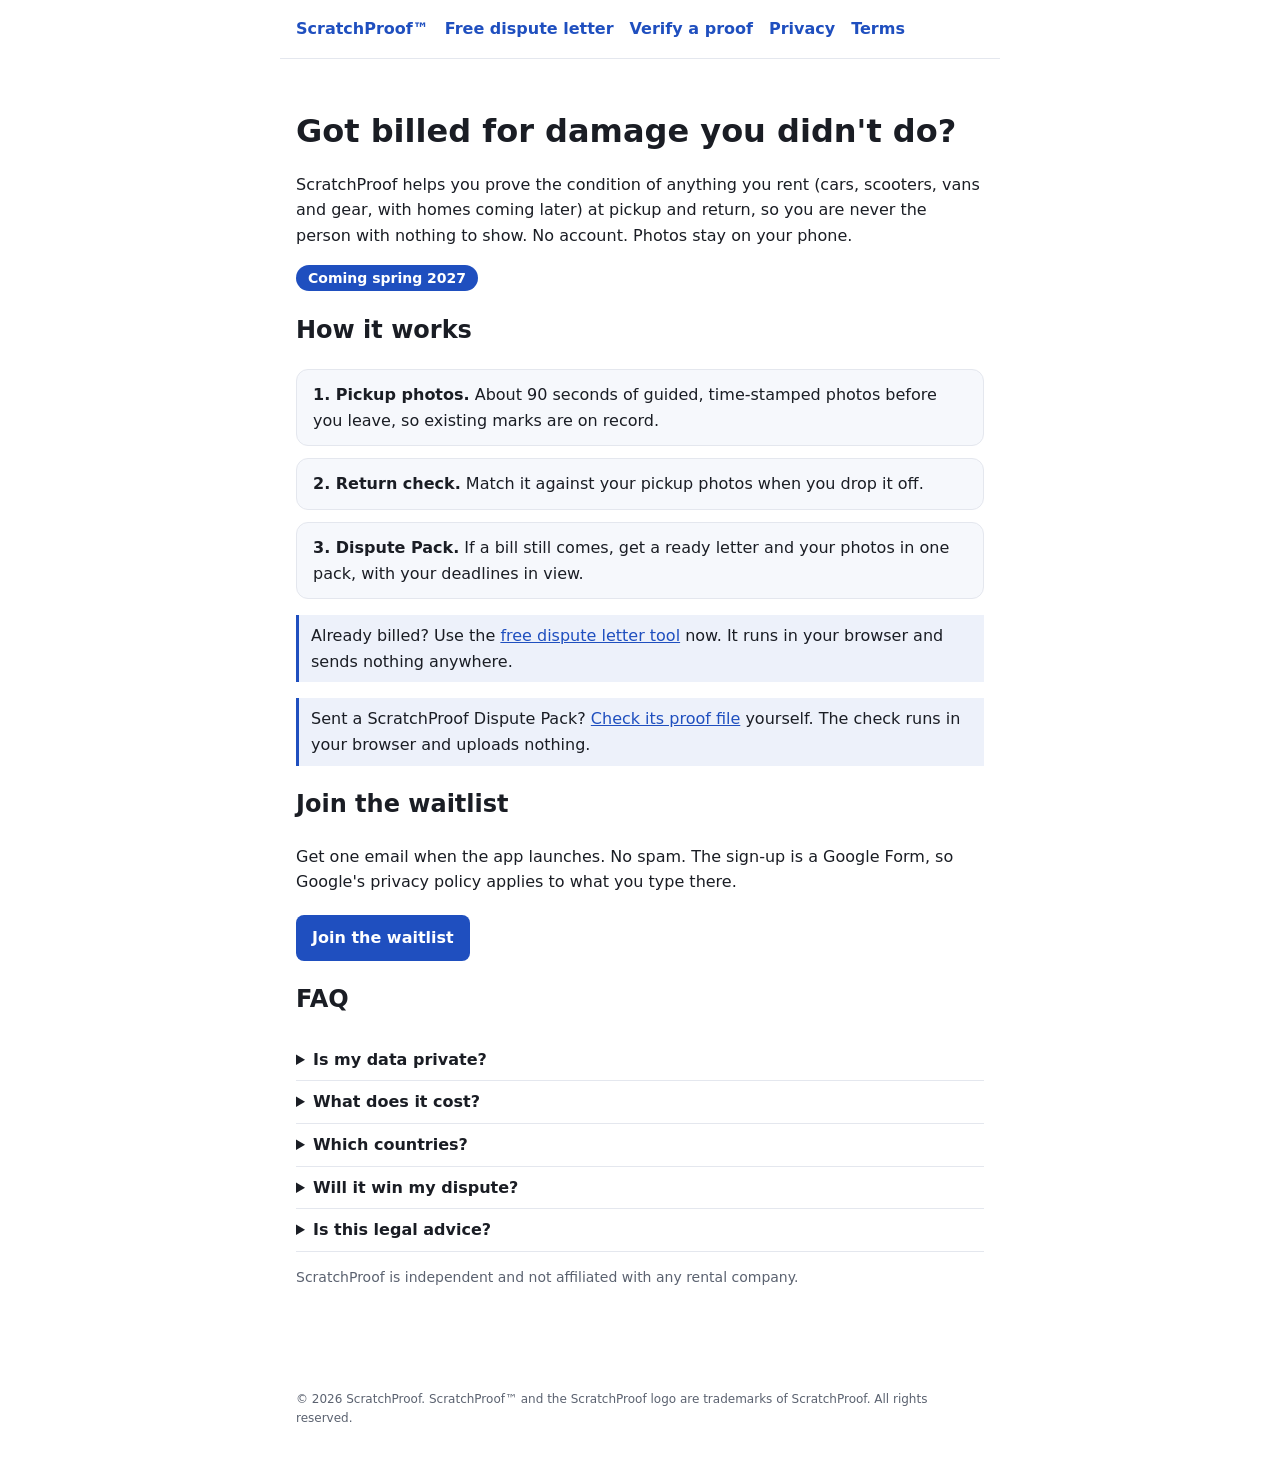
<file: index.html>
<!doctype html><html lang="en"><head><meta charset="utf-8"><meta name="viewport" content="width=device-width,initial-scale=1"><meta http-equiv="Content-Security-Policy" content="default-src 'none'; script-src 'self'; style-src 'self'; img-src 'self'; connect-src 'none'; form-action 'none'; base-uri 'none'"><title>ScratchProof</title><link rel="stylesheet" href="style.css"><link rel="icon" href="favicon.ico" sizes="48x48"><link rel="icon" href="favicon.svg" type="image/svg+xml"><link rel="apple-touch-icon" href="apple-touch-icon.png"></head><body>
<nav><a href="index.html">ScratchProof™</a><a href="dispute-letter.html">Free dispute letter</a><a href="verify.html">Verify a proof</a><a href="privacy.html">Privacy</a><a href="terms.html">Terms</a></nav><main>
<h1>Got billed for damage you didn't do?</h1>
<p>ScratchProof helps you prove the condition of anything you rent (cars, scooters, vans and gear, with homes coming later) at pickup and return, so you are never the person with nothing to show. No account. Photos stay on your phone.</p>
<p><span class="badge">Coming spring 2027</span></p>
<h2>How it works</h2>
<ol class="steps">
<li><strong>1. Pickup photos.</strong> About 90 seconds of guided, time-stamped photos before you leave, so existing marks are on record.</li>
<li><strong>2. Return check.</strong> Match it against your pickup photos when you drop it off.</li>
<li><strong>3. Dispute Pack.</strong> If a bill still comes, get a ready letter and your photos in one pack, with your deadlines in view.</li></ol>
<p class="note">Already billed? Use the <a href="dispute-letter.html">free dispute letter tool</a> now. It runs in your browser and sends nothing anywhere.</p>
<p class="note">Sent a ScratchProof Dispute Pack? <a href="verify.html">Check its proof file</a> yourself. The check runs in your browser and uploads nothing.</p>
<h2>Join the waitlist</h2>
<p>Get one email when the app launches. No spam. The sign-up is a Google Form, so Google's privacy policy applies to what you type there.</p>
<p><a class="btn" href="https://forms.gle/NnTyar7YSfQTSBLS7" target="_blank" rel="noopener noreferrer">Join the waitlist</a></p>
<h2>FAQ</h2>
<details><summary>Is my data private?</summary>Photos are stored on your device. There is no account and nothing is uploaded unless you choose to share it.</details>
<details><summary>What does it cost?</summary>Capture is free and unlimited. The Dispute Pack is a paid extra, priced when we launch and shown before you tap.</details>
<details><summary>Which countries?</summary>US first, then UK and EU.</details>
<details><summary>Will it win my dispute?</summary>No promise. It gives you dated evidence and a firm, polite letter. Rental companies decide for themselves.</details>
<details><summary>Is this legal advice?</summary>No. It is a general information tool.</details>
<p class="muted">ScratchProof is independent and not affiliated with any rental company.</p>
</main><footer class="legal">© 2026 ScratchProof. ScratchProof™ and the ScratchProof logo are trademarks of ScratchProof. All rights reserved.</footer></body></html>
</file>
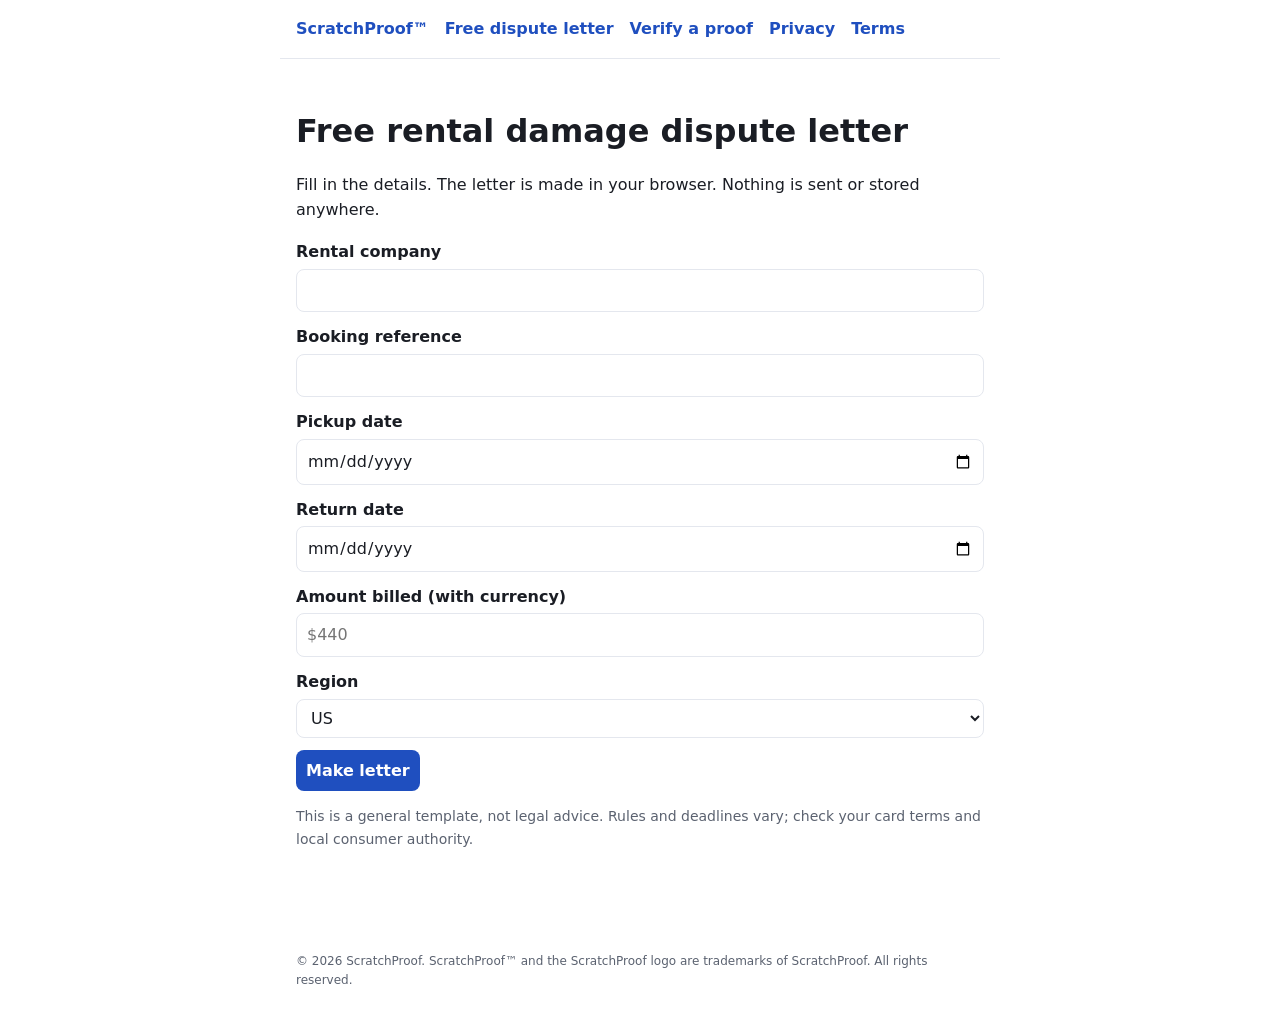
<file: dispute-letter.html>
<!doctype html><html lang="en"><head><meta charset="utf-8"><meta name="viewport" content="width=device-width,initial-scale=1"><meta http-equiv="Content-Security-Policy" content="default-src 'none'; script-src 'self'; style-src 'self'; img-src 'self'; connect-src 'none'; form-action 'none'; base-uri 'none'"><title>Free dispute letter - ScratchProof</title><link rel="stylesheet" href="style.css"><link rel="icon" href="favicon.ico" sizes="48x48"><link rel="icon" href="favicon.svg" type="image/svg+xml"><link rel="apple-touch-icon" href="apple-touch-icon.png"></head><body>
<nav><a href="index.html">ScratchProof™</a><a href="dispute-letter.html">Free dispute letter</a><a href="verify.html">Verify a proof</a><a href="privacy.html">Privacy</a><a href="terms.html">Terms</a></nav><main>
<h1>Free rental damage dispute letter</h1>
<p>Fill in the details. The letter is made in your browser. Nothing is sent or stored anywhere.</p>
<form id="f"><label for="company">Rental company</label><input id="company" required>
<label for="bookingRef">Booking reference</label><input id="bookingRef" required>
<label for="pickupDate">Pickup date</label><input id="pickupDate" type="date" required>
<label for="returnDate">Return date</label><input id="returnDate" type="date" required>
<label for="amount">Amount billed (with currency)</label><input id="amount" placeholder="$440" required>
<label for="region">Region</label><select id="region"><option value="US">US</option><option value="UK">UK</option><option value="EU">EU</option></select>
<button type="submit">Make letter</button></form>
<p id="err" class="note" hidden></p>
<div id="out" hidden><label for="letter">Your letter</label><textarea id="letter" readonly></textarea>
<button id="copy" type="button">Copy</button><button id="dl" type="button">Download .txt</button></div>
<p class="muted">This is a general template, not legal advice. Rules and deadlines vary; check your card terms and local consumer authority.</p>
<script src="letter.js"></script>
<script src="dispute-letter.js"></script></main><footer class="legal">© 2026 ScratchProof. ScratchProof™ and the ScratchProof logo are trademarks of ScratchProof. All rights reserved.</footer></body></html>
</file>
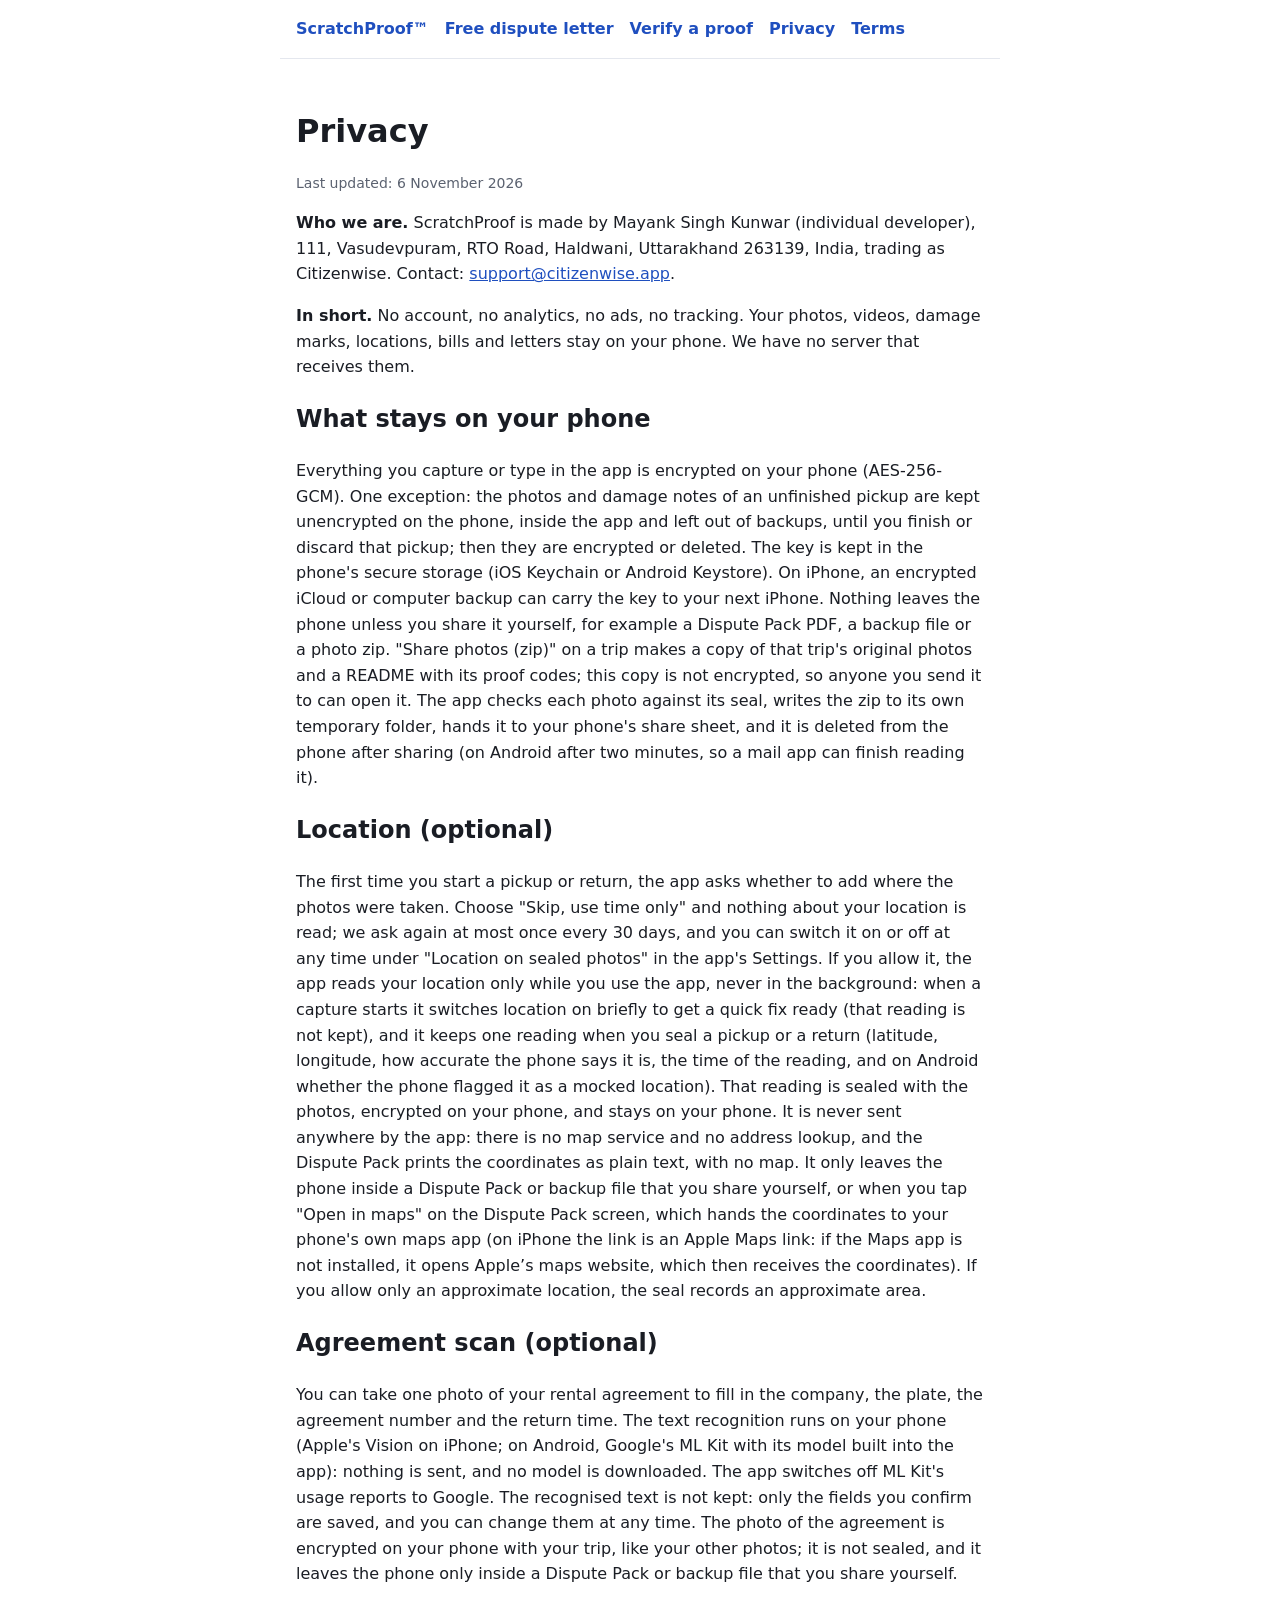
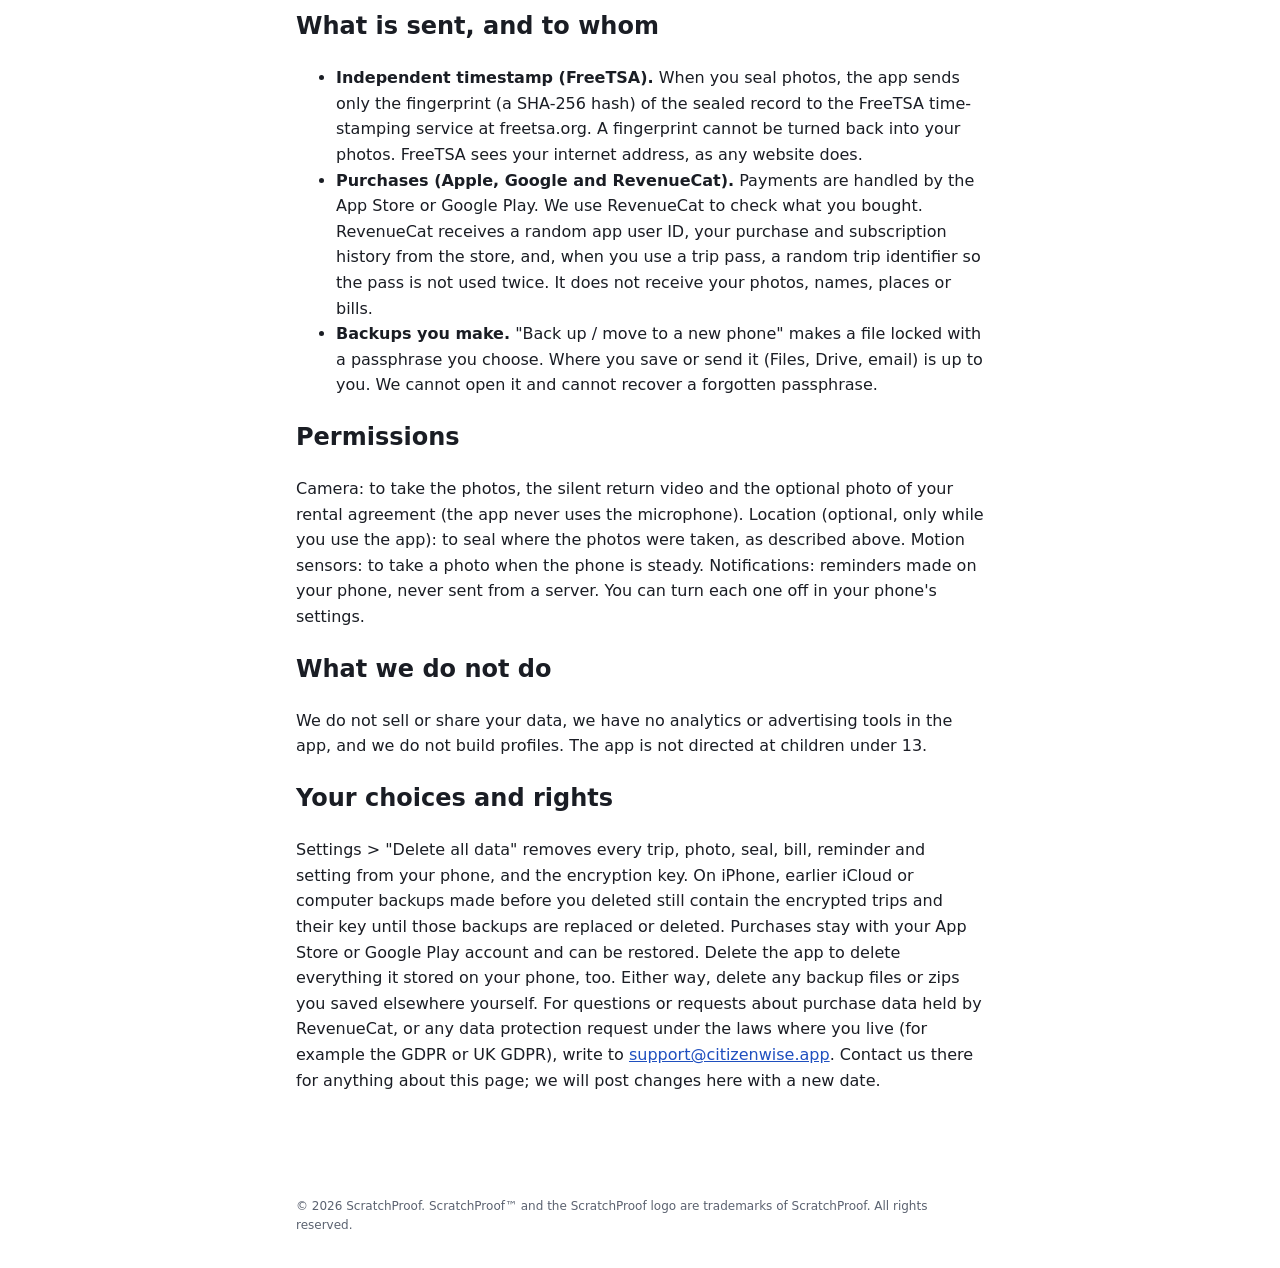
<file: privacy.html>
<!doctype html><html lang="en"><head><meta charset="utf-8"><meta name="viewport" content="width=device-width,initial-scale=1"><meta http-equiv="Content-Security-Policy" content="default-src 'none'; script-src 'self'; style-src 'self'; img-src 'self'; connect-src 'none'; form-action 'none'; base-uri 'none'"><title>Privacy - ScratchProof</title><link rel="stylesheet" href="style.css"><link rel="icon" href="favicon.ico" sizes="48x48"><link rel="icon" href="favicon.svg" type="image/svg+xml"><link rel="apple-touch-icon" href="apple-touch-icon.png"></head><body>
<nav><a href="index.html">ScratchProof™</a><a href="dispute-letter.html">Free dispute letter</a><a href="verify.html">Verify a proof</a><a href="privacy.html">Privacy</a><a href="terms.html">Terms</a></nav><main>
<h1>Privacy</h1>
<p class="muted">Last updated: 6 November 2026</p>
<p><b>Who we are.</b> ScratchProof is made by Mayank Singh Kunwar (individual developer), 111, Vasudevpuram, RTO Road, Haldwani, Uttarakhand 263139, India, trading as Citizenwise. Contact: <a href="mailto:support@citizenwise.app">support@citizenwise.app</a>.</p>
<p><b>In short.</b> No account, no analytics, no ads, no tracking. Your photos, videos, damage marks, locations, bills and letters stay on your phone. We have no server that receives them.</p>
<h2>What stays on your phone</h2>
<p>Everything you capture or type in the app is encrypted on your phone (AES-256-GCM). One exception: the photos and damage notes of an unfinished pickup are kept unencrypted on the phone, inside the app and left out of backups, until you finish or discard that pickup; then they are encrypted or deleted. The key is kept in the phone's secure storage (iOS Keychain or Android Keystore). On iPhone, an encrypted iCloud or computer backup can carry the key to your next iPhone. Nothing leaves the phone unless you share it yourself, for example a Dispute Pack PDF, a backup file or a photo zip. "Share photos (zip)" on a trip makes a copy of that trip's original photos and a README with its proof codes; this copy is not encrypted, so anyone you send it to can open it. The app checks each photo against its seal, writes the zip to its own temporary folder, hands it to your phone's share sheet, and it is deleted from the phone after sharing (on Android after two minutes, so a mail app can finish reading it).</p>
<h2>Location (optional)</h2>
<p>The first time you start a pickup or return, the app asks whether to add where the photos were taken. Choose "Skip, use time only" and nothing about your location is read; we ask again at most once every 30 days, and you can switch it on or off at any time under "Location on sealed photos" in the app's Settings. If you allow it, the app reads your location only while you use the app, never in the background: when a capture starts it switches location on briefly to get a quick fix ready (that reading is not kept), and it keeps one reading when you seal a pickup or a return (latitude, longitude, how accurate the phone says it is, the time of the reading, and on Android whether the phone flagged it as a mocked location). That reading is sealed with the photos, encrypted on your phone, and stays on your phone. It is never sent anywhere by the app: there is no map service and no address lookup, and the Dispute Pack prints the coordinates as plain text, with no map. It only leaves the phone inside a Dispute Pack or backup file that you share yourself, or when you tap "Open in maps" on the Dispute Pack screen, which hands the coordinates to your phone's own maps app (on iPhone the link is an Apple Maps link: if the Maps app is not installed, it opens Apple’s maps website, which then receives the coordinates). If you allow only an approximate location, the seal records an approximate area.</p>
<h2>Agreement scan (optional)</h2>
<p>You can take one photo of your rental agreement to fill in the company, the plate, the agreement number and the return time. The text recognition runs on your phone (Apple's Vision on iPhone; on Android, Google's ML Kit with its model built into the app): nothing is sent, and no model is downloaded. The app switches off ML Kit's usage reports to Google. The recognised text is not kept: only the fields you confirm are saved, and you can change them at any time. The photo of the agreement is encrypted on your phone with your trip, like your other photos; it is not sealed, and it leaves the phone only inside a Dispute Pack or backup file that you share yourself.</p>
<h2>What is sent, and to whom</h2>
<ul>
<li><b>Independent timestamp (FreeTSA).</b> When you seal photos, the app sends only the fingerprint (a SHA-256 hash) of the sealed record to the FreeTSA time-stamping service at freetsa.org. A fingerprint cannot be turned back into your photos. FreeTSA sees your internet address, as any website does.</li>
<li><b>Purchases (Apple, Google and RevenueCat).</b> Payments are handled by the App Store or Google Play. We use RevenueCat to check what you bought. RevenueCat receives a random app user ID, your purchase and subscription history from the store, and, when you use a trip pass, a random trip identifier so the pass is not used twice. It does not receive your photos, names, places or bills.</li>
<li><b>Backups you make.</b> "Back up / move to a new phone" makes a file locked with a passphrase you choose. Where you save or send it (Files, Drive, email) is up to you. We cannot open it and cannot recover a forgotten passphrase.</li>
</ul>
<h2>Permissions</h2>
<p>Camera: to take the photos, the silent return video and the optional photo of your rental agreement (the app never uses the microphone). Location (optional, only while you use the app): to seal where the photos were taken, as described above. Motion sensors: to take a photo when the phone is steady. Notifications: reminders made on your phone, never sent from a server. You can turn each one off in your phone's settings.</p>
<h2>What we do not do</h2>
<p>We do not sell or share your data, we have no analytics or advertising tools in the app, and we do not build profiles. The app is not directed at children under 13.</p>
<h2>Your choices and rights</h2>
<p>Settings &gt; "Delete all data" removes every trip, photo, seal, bill, reminder and setting from your phone, and the encryption key. On iPhone, earlier iCloud or computer backups made before you deleted still contain the encrypted trips and their key until those backups are replaced or deleted. Purchases stay with your App Store or Google Play account and can be restored. Delete the app to delete everything it stored on your phone, too. Either way, delete any backup files or zips you saved elsewhere yourself. For questions or requests about purchase data held by RevenueCat, or any data protection request under the laws where you live (for example the GDPR or UK GDPR), write to <a href="mailto:support@citizenwise.app">support@citizenwise.app</a>. Contact us there for anything about this page; we will post changes here with a new date.</p>
</main><footer class="legal">© 2026 ScratchProof. ScratchProof™ and the ScratchProof logo are trademarks of ScratchProof. All rights reserved.</footer></body></html>
</file>
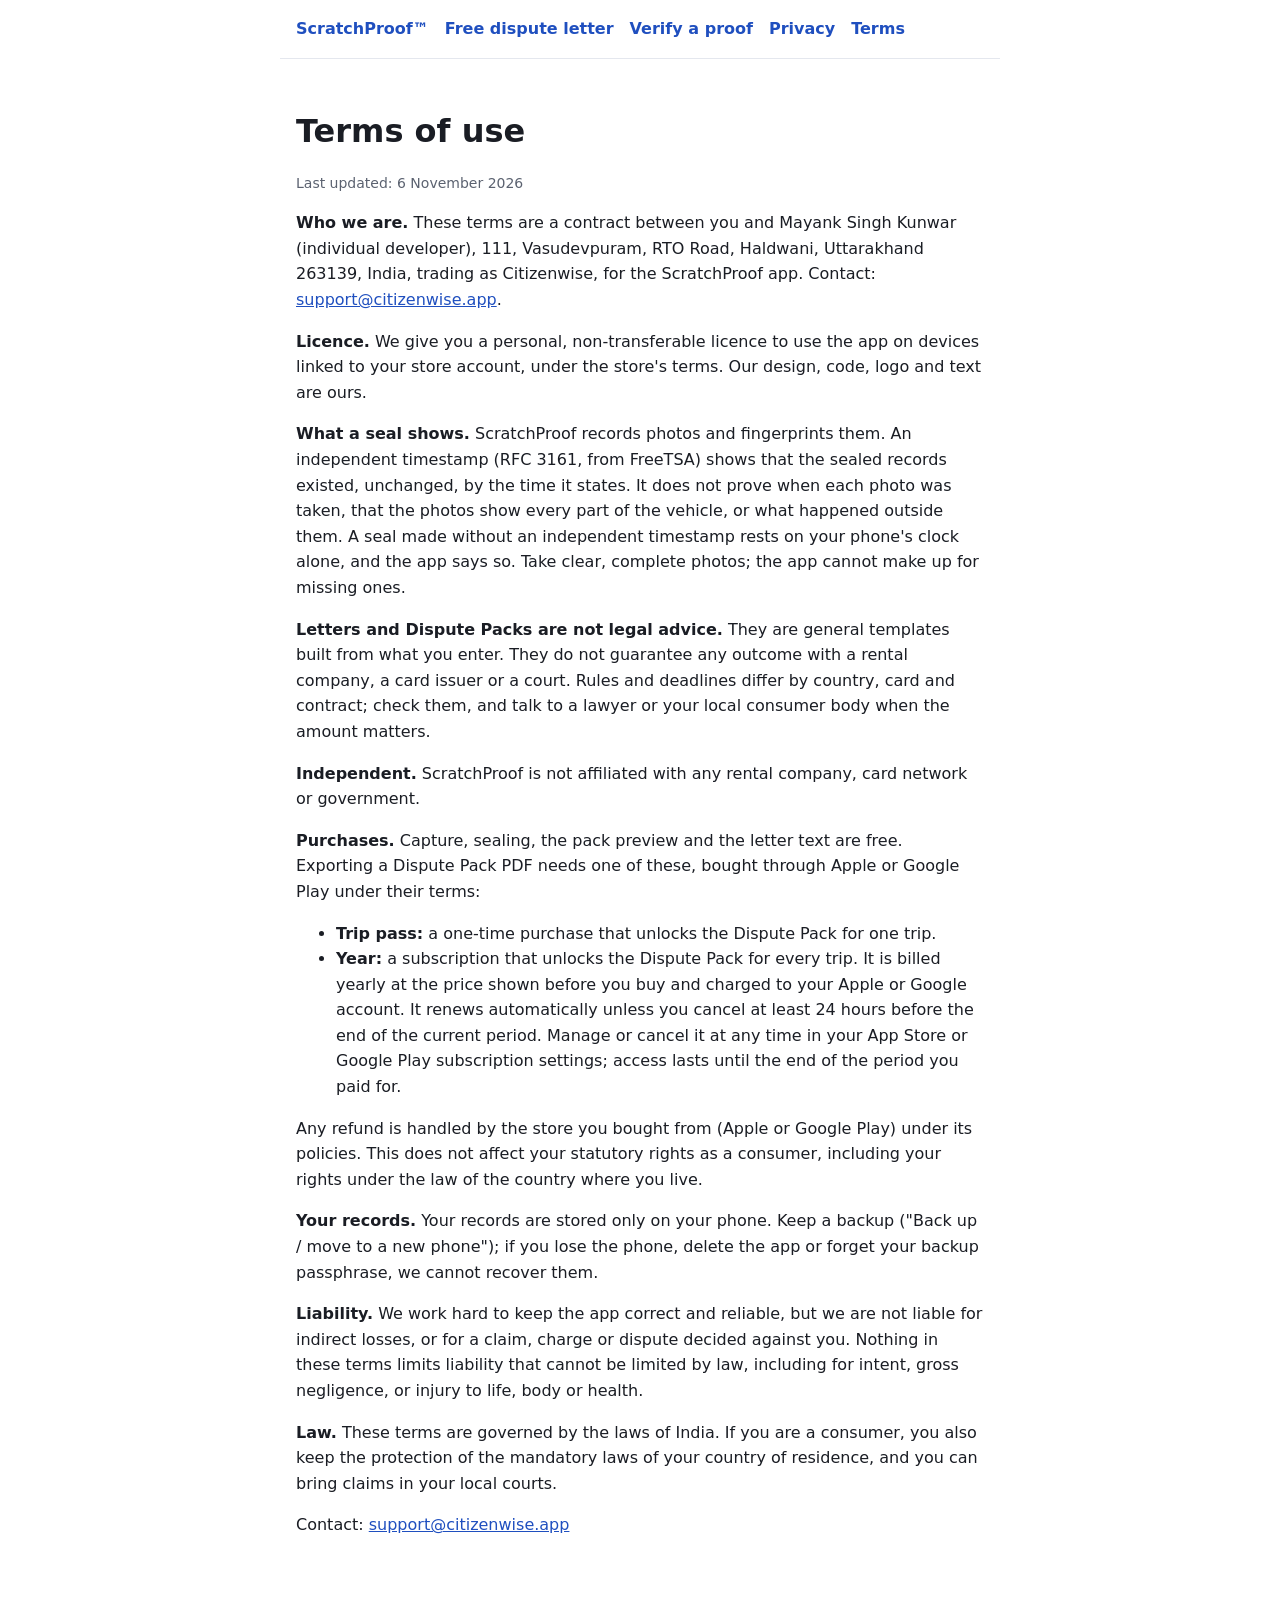
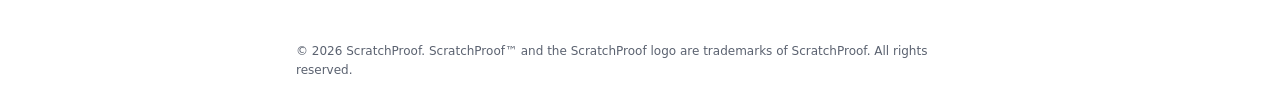
<file: terms.html>
<!doctype html><html lang="en"><head><meta charset="utf-8"><meta name="viewport" content="width=device-width,initial-scale=1"><meta http-equiv="Content-Security-Policy" content="default-src 'none'; script-src 'self'; style-src 'self'; img-src 'self'; connect-src 'none'; form-action 'none'; base-uri 'none'"><title>Terms - ScratchProof</title><link rel="stylesheet" href="style.css"><link rel="icon" href="favicon.ico" sizes="48x48"><link rel="icon" href="favicon.svg" type="image/svg+xml"><link rel="apple-touch-icon" href="apple-touch-icon.png"></head><body>
<nav><a href="index.html">ScratchProof™</a><a href="dispute-letter.html">Free dispute letter</a><a href="verify.html">Verify a proof</a><a href="privacy.html">Privacy</a><a href="terms.html">Terms</a></nav><main>
<h1>Terms of use</h1>
<p class="muted">Last updated: 6 November 2026</p>
<p><b>Who we are.</b> These terms are a contract between you and Mayank Singh Kunwar (individual developer), 111, Vasudevpuram, RTO Road, Haldwani, Uttarakhand 263139, India, trading as Citizenwise, for the ScratchProof app. Contact: <a href="mailto:support@citizenwise.app">support@citizenwise.app</a>.</p>
<p><b>Licence.</b> We give you a personal, non-transferable licence to use the app on devices linked to your store account, under the store's terms. Our design, code, logo and text are ours.</p>
<p><b>What a seal shows.</b> ScratchProof records photos and fingerprints them. An independent timestamp (RFC 3161, from FreeTSA) shows that the sealed records existed, unchanged, by the time it states. It does not prove when each photo was taken, that the photos show every part of the vehicle, or what happened outside them. A seal made without an independent timestamp rests on your phone's clock alone, and the app says so. Take clear, complete photos; the app cannot make up for missing ones.</p>
<p><b>Letters and Dispute Packs are not legal advice.</b> They are general templates built from what you enter. They do not guarantee any outcome with a rental company, a card issuer or a court. Rules and deadlines differ by country, card and contract; check them, and talk to a lawyer or your local consumer body when the amount matters.</p>
<p><b>Independent.</b> ScratchProof is not affiliated with any rental company, card network or government.</p>
<p><b>Purchases.</b> Capture, sealing, the pack preview and the letter text are free. Exporting a Dispute Pack PDF needs one of these, bought through Apple or Google Play under their terms:</p>
<ul>
<li><b>Trip pass:</b> a one-time purchase that unlocks the Dispute Pack for one trip.</li>
<li><b>Year:</b> a subscription that unlocks the Dispute Pack for every trip. It is billed yearly at the price shown before you buy and charged to your Apple or Google account. It renews automatically unless you cancel at least 24 hours before the end of the current period. Manage or cancel it at any time in your App Store or Google Play subscription settings; access lasts until the end of the period you paid for.</li>
</ul>
<p>Any refund is handled by the store you bought from (Apple or Google Play) under its policies. This does not affect your statutory rights as a consumer, including your rights under the law of the country where you live.</p>
<p><b>Your records.</b> Your records are stored only on your phone. Keep a backup ("Back up / move to a new phone"); if you lose the phone, delete the app or forget your backup passphrase, we cannot recover them.</p>
<p><b>Liability.</b> We work hard to keep the app correct and reliable, but we are not liable for indirect losses, or for a claim, charge or dispute decided against you. Nothing in these terms limits liability that cannot be limited by law, including for intent, gross negligence, or injury to life, body or health.</p>
<p><b>Law.</b> These terms are governed by the laws of India. If you are a consumer, you also keep the protection of the mandatory laws of your country of residence, and you can bring claims in your local courts.</p>
<p>Contact: <a href="mailto:support@citizenwise.app">support@citizenwise.app</a></p>
</main><footer class="legal">© 2026 ScratchProof. ScratchProof™ and the ScratchProof logo are trademarks of ScratchProof. All rights reserved.</footer></body></html>
</file>
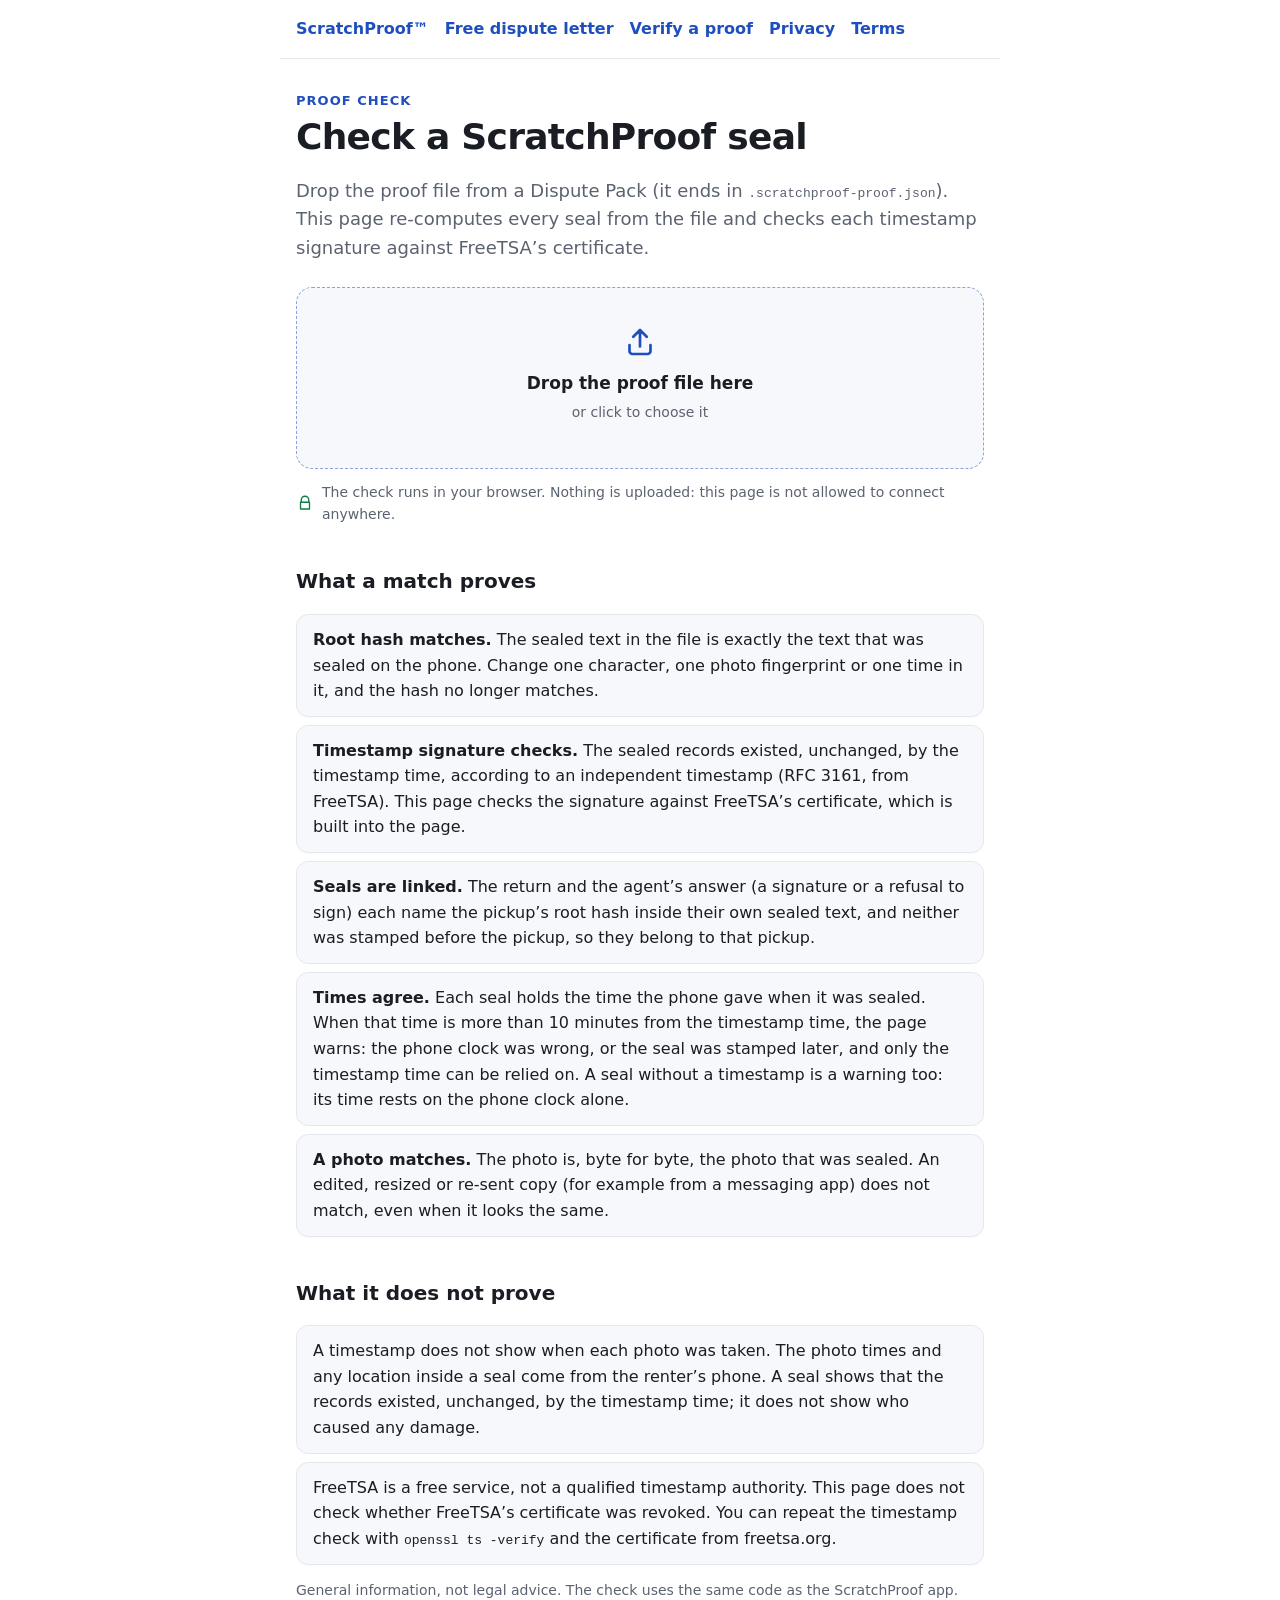
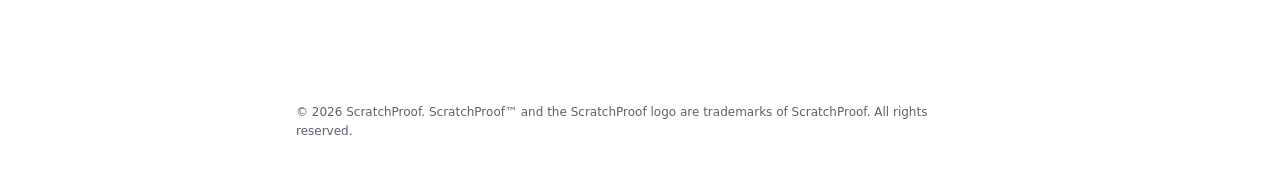
<file: verify.html>
<!doctype html><html lang="en"><head><meta charset="utf-8"><meta name="viewport" content="width=device-width,initial-scale=1"><meta http-equiv="Content-Security-Policy" content="default-src 'none'; script-src 'self'; style-src 'self'; img-src 'self'; connect-src 'none'; form-action 'none'; base-uri 'none'"><meta name="referrer" content="no-referrer"><title>Verify a proof file - ScratchProof</title><meta name="description" content="Check a ScratchProof proof file in your browser: re-compute each seal's root hash and check its FreeTSA timestamp signature. Nothing is uploaded."><link rel="stylesheet" href="style.css"><link rel="icon" href="favicon.ico" sizes="48x48"><link rel="icon" href="favicon.svg" type="image/svg+xml"><link rel="apple-touch-icon" href="apple-touch-icon.png"></head><body>
<nav><a href="index.html">ScratchProof™</a><a href="dispute-letter.html">Free dispute letter</a><a href="verify.html">Verify a proof</a><a href="privacy.html">Privacy</a><a href="terms.html">Terms</a></nav><main class="verify">
<p class="eyebrow">Proof check</p>
<h1>Check a ScratchProof seal</h1>
<p class="lead">Drop the proof file from a Dispute Pack (it ends in <span class="mono">.scratchproof-proof.json</span>). This page re-computes every seal from the file and checks each timestamp signature against FreeTSA’s certificate.</p>
<label class="drop" id="drop" for="file"><input id="file" type="file" accept=".json,application/json">
<svg class="drop-icon" viewBox="0 0 24 24" aria-hidden="true"><path d="M12 15V4m0 0L7.5 8.5M12 4l4.5 4.5M5 14v4a2 2 0 0 0 2 2h10a2 2 0 0 0 2-2v-4" fill="none" stroke="currentColor" stroke-width="1.8" stroke-linecap="round" stroke-linejoin="round"/></svg>
<strong>Drop the proof file here</strong><span>or click to choose it</span><span class="file-name mono" id="file-name"></span></label>
<p class="private"><svg viewBox="0 0 24 24" aria-hidden="true"><path d="M7 11V8a5 5 0 0 1 10 0v3M6 11h12v9H6z" fill="none" stroke="currentColor" stroke-width="1.8" stroke-linejoin="round"/></svg><span>The check runs in your browser. Nothing is uploaded: this page is not allowed to connect anywhere.</span></p>
<p id="err" class="note is-bad" role="alert" hidden></p>
<section id="result" hidden aria-live="polite">
<div id="verdict" class="verdict"></div>
<div id="seals"></div>
<div id="links" class="card"></div>
<div id="photos-card" class="card">
<h3>Optional: check the original photos</h3>
<p class="muted">Drop the original photos from the renter’s phone. Each one is fingerprinted (SHA-256) on this device and ticked off against the sealed list. They are not uploaded.</p>
<label class="drop drop-small" id="photo-drop" for="photos"><input id="photos" type="file" multiple accept="image/*,video/*"><strong>Drop photos here</strong><span>or click to choose them</span></label>
<p class="sub" id="photo-count"></p>
<div id="unmatched"></div>
</div>
</section>
<h2>What a match proves</h2>
<div class="explain">
<p><strong>Root hash matches.</strong> The sealed text in the file is exactly the text that was sealed on the phone. Change one character, one photo fingerprint or one time in it, and the hash no longer matches.</p>
<p><strong>Timestamp signature checks.</strong> The sealed records existed, unchanged, by the timestamp time, according to an independent timestamp (RFC 3161, from FreeTSA). This page checks the signature against FreeTSA’s certificate, which is built into the page.</p>
<p><strong>Seals are linked.</strong> The return and the agent’s answer (a signature or a refusal to sign) each name the pickup’s root hash inside their own sealed text, and neither was stamped before the pickup, so they belong to that pickup.</p>
<p><strong>Times agree.</strong> Each seal holds the time the phone gave when it was sealed. When that time is more than 10 minutes from the timestamp time, the page warns: the phone clock was wrong, or the seal was stamped later, and only the timestamp time can be relied on. A seal without a timestamp is a warning too: its time rests on the phone clock alone.</p>
<p><strong>A photo matches.</strong> The photo is, byte for byte, the photo that was sealed. An edited, resized or re-sent copy (for example from a messaging app) does not match, even when it looks the same.</p>
</div>
<h2>What it does not prove</h2>
<div class="explain">
<p>A timestamp does not show when each photo was taken. The photo times and any location inside a seal come from the renter’s phone. A seal shows that the records existed, unchanged, by the timestamp time; it does not show who caused any damage.</p>
<p>FreeTSA is a free service, not a qualified timestamp authority. This page does not check whether FreeTSA’s certificate was revoked. You can repeat the timestamp check with <span class="mono">openssl ts -verify</span> and the certificate from freetsa.org.</p>
</div>
<p class="muted">General information, not legal advice. The check uses the same code as the ScratchProof app.</p>
<script src="verify-lib.js"></script>
<script src="verify.js"></script>
</main><footer class="legal">© 2026 ScratchProof. ScratchProof™ and the ScratchProof logo are trademarks of ScratchProof. All rights reserved.</footer></body></html>
</file>
<file: style.css>
:root{--bg:#fff;--fg:#1a1d24;--muted:#5b6270;--accent:#1f4fbf;--line:#e4e7ee;--card:#f6f8fc}
@media (prefers-color-scheme:dark){:root{--bg:#111318;--fg:#eceef3;--muted:#a3aab8;--accent:#7ea2ff;--line:#262a33;--card:#181b22}}
*{box-sizing:border-box}body{margin:0;background:var(--bg);color:var(--fg);font:16px/1.6 system-ui,-apple-system,Segoe UI,Roboto,sans-serif}
main{max-width:720px;margin:0 auto;padding:32px 16px 64px}a{color:var(--accent)}h1{line-height:1.2;font-size:2rem}
nav{display:flex;gap:16px;flex-wrap:wrap;padding:16px;border-bottom:1px solid var(--line);max-width:720px;margin:0 auto}
nav a{text-decoration:none;font-weight:600}.muted{color:var(--muted);font-size:14px}
.note{border-left:3px solid var(--accent);padding:8px 12px;background:color-mix(in srgb,var(--accent) 8%,transparent)}
.steps{display:grid;gap:12px;padding:0;list-style:none}.steps li{background:var(--card);border:1px solid var(--line);border-radius:12px;padding:12px 16px}
.badge{display:inline-block;background:var(--accent);color:var(--bg);border-radius:99px;padding:2px 12px;font-weight:600;font-size:14px}
label{display:block;font-weight:600;margin:12px 0 4px}
input,select,button,textarea{font:inherit;color:var(--fg);background:var(--bg);border:1px solid var(--line);border-radius:8px;padding:8px 10px;width:100%}
button{width:auto;background:var(--accent);color:var(--bg);border:0;font-weight:600;cursor:pointer;margin:12px 8px 0 0}
textarea{min-height:360px;font-family:ui-monospace,Menlo,monospace;font-size:14px}
details{border-bottom:1px solid var(--line);padding:8px 0}summary{cursor:pointer;font-weight:600}
a.btn{display:inline-block;background:var(--accent);color:var(--bg);font-weight:600;text-decoration:none;border-radius:8px;padding:10px 16px;margin-top:4px}
footer.legal{max-width:720px;margin:24px auto 32px;padding:0 16px;font-size:12px;color:var(--muted,#6b7a85)}
:root{--ok:#0f7a4a;--bad:#c2352b;--warn:#a15c00;--shadow:0 1px 2px rgba(16,24,40,.06),0 8px 24px rgba(16,24,40,.06)}
@media (prefers-color-scheme:dark){:root{--ok:#4ccf8f;--bad:#ff7b72;--warn:#e3a74a;--shadow:0 1px 2px rgba(0,0,0,.4)}}
.mono{font-family:ui-monospace,SFMono-Regular,Menlo,monospace;font-size:13px;overflow-wrap:anywhere}
.verify h1{font-size:2.25rem;letter-spacing:-.02em;margin:4px 0 8px}.eyebrow{margin:0;color:var(--accent);font-weight:700;font-size:13px;letter-spacing:.08em;text-transform:uppercase}
.lead{font-size:18px;color:var(--muted)}.verify h2{margin-top:40px;font-size:1.25rem}.verify h3{margin:0;font-size:1.05rem}
.drop{position:relative;display:flex;flex-direction:column;align-items:center;gap:4px;margin:24px 0 0;padding:36px 16px;border:1.5px dashed color-mix(in srgb,var(--accent) 45%,var(--line));border-radius:16px;background:var(--card);text-align:center;cursor:pointer;font-weight:400;transition:border-color .15s,background .15s}
.drop:hover,.drop.over,.drop:focus-within{border-color:var(--accent);background:color-mix(in srgb,var(--accent) 7%,var(--card))}
.drop input{position:absolute;inset:0;opacity:0;cursor:pointer;width:100%}.drop strong{font-size:17px}.drop span{color:var(--muted);font-size:14px}
.drop .file-name{color:var(--fg);margin-top:4px}.drop-icon{width:36px;height:36px;color:var(--accent);margin-bottom:6px}.drop-small{padding:20px 16px;margin-top:12px}
.private{display:flex;gap:8px;align-items:center;color:var(--muted);font-size:14px;margin:12px 0 0}.private svg{width:18px;height:18px;flex:none;color:var(--ok)}
.note.is-bad{border-left-color:var(--bad);background:color-mix(in srgb,var(--bad) 8%,transparent)}
.card{background:var(--bg);border:1px solid var(--line);border-radius:16px;padding:16px 20px;margin-top:16px;box-shadow:var(--shadow)}
.verdict{display:flex;gap:14px;align-items:flex-start;margin-top:32px;padding:18px 20px;border-radius:16px;border:1px solid}
.verdict strong{font-size:1.2rem}.verdict p{margin:4px 0 0;color:var(--muted)}
.verdict.is-ok{border-color:color-mix(in srgb,var(--ok) 40%,transparent);background:color-mix(in srgb,var(--ok) 9%,var(--bg))}
.verdict.is-bad{border-color:color-mix(in srgb,var(--bad) 40%,transparent);background:color-mix(in srgb,var(--bad) 9%,var(--bg))}
.verdict.is-warn{border-color:color-mix(in srgb,var(--warn) 45%,transparent);background:color-mix(in srgb,var(--warn) 10%,var(--bg))}
.is-warn .verdict-mark{background:var(--warn)}.is-warn .verdict-mark::before{content:"!"}
.verdict-mark{flex:none;width:32px;height:32px;border-radius:50%;display:grid;place-items:center;color:var(--bg);font-weight:800;font-size:18px}
.is-ok .verdict-mark{background:var(--ok)}.is-ok .verdict-mark::before{content:"✓"}.is-bad .verdict-mark{background:var(--bad)}.is-bad .verdict-mark::before{content:"!"}
.seal-head{display:flex;justify-content:space-between;align-items:center;gap:12px;padding-bottom:8px;border-bottom:1px solid var(--line)}
.pill{border-radius:99px;padding:2px 10px;font-size:13px;font-weight:600;white-space:nowrap}
.pill-ok{color:var(--ok);background:color-mix(in srgb,var(--ok) 12%,transparent)}.pill-warn{color:var(--warn);background:color-mix(in srgb,var(--warn) 14%,transparent)}.pill-bad{color:var(--bad);background:color-mix(in srgb,var(--bad) 12%,transparent)}
.row{display:flex;gap:12px;padding:10px 0;border-bottom:1px solid var(--line)}.row:last-child{border-bottom:0}.row-body{min-width:0;flex:1}
.row-label{font-size:13px;color:var(--muted)}.row-value{font-weight:500}.row-detail{color:var(--muted);font-size:12px;white-space:pre-wrap;margin-top:2px}
.dot{flex:none;width:20px;height:20px;border-radius:50%;margin-top:2px;display:grid;place-items:center;font-size:12px;font-weight:800;color:var(--bg)}
.state-ok .dot{background:var(--ok)}.state-ok .dot::before{content:"✓"}.state-bad .dot{background:var(--bad)}.state-bad .dot::before{content:"✕"}
.state-warn .dot{background:var(--warn)}.state-warn .dot::before{content:"!"}.state-info .dot{background:transparent;border:1.5px solid var(--line)}
.state-bad .row-value{color:var(--bad)}.sub{margin:12px 0 0;font-size:13px;font-weight:600;color:var(--muted)}
.explain{display:grid;gap:4px}.explain p{margin:0;padding:12px 16px;background:var(--card);border:1px solid var(--line);border-radius:12px}
[hidden]{display:none!important}
.facts{display:grid;grid-template-columns:repeat(auto-fit,minmax(150px,1fr));gap:8px;margin:12px 0 4px}.fact{background:var(--card);border:1px solid var(--line);border-radius:10px;padding:8px 12px;min-width:0}
.explain{gap:8px}
</file>
